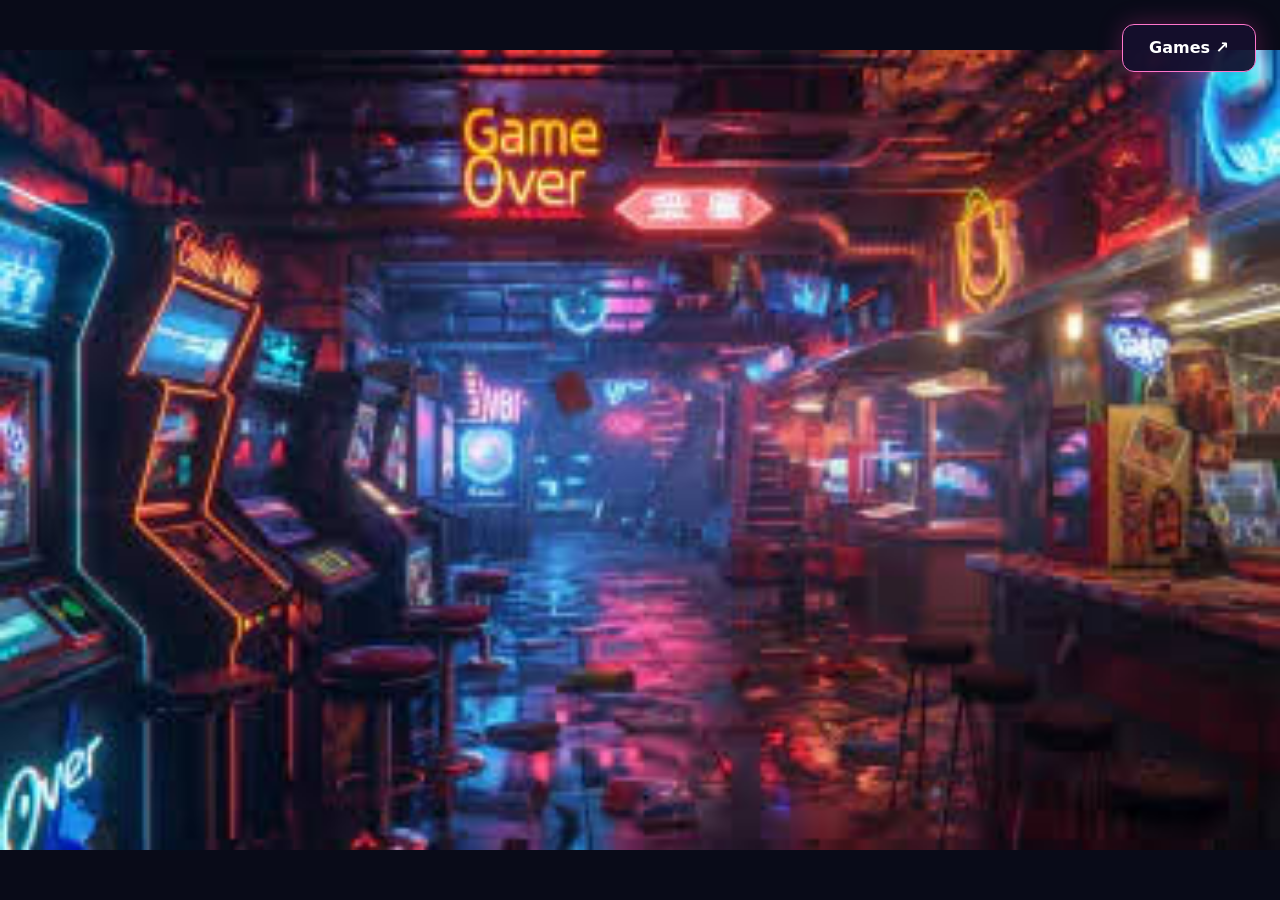
<file: nginx/html/index.html>
<!doctype html>
<html lang="en">
<head>
  <meta charset="utf-8">
  <meta name="viewport" content="width=device-width, initial-scale=1">
  <meta name="theme-color" content="#090b18">
  <title>AIINC Arcade</title>
  <style>
    * {
      box-sizing: border-box;
    }

    html,
    body {
      width: 100%;
      height: 100%;
      margin: 0;
      overflow: hidden;
      background: #090b18;
    }

    .hero {
      display: block;
      width: 100vw;
      height: 100vh;
      object-fit: contain;
      object-position: center;
    }

    .navigation {
      position: fixed;
      top: max(24px, env(safe-area-inset-top));
      right: max(24px, env(safe-area-inset-right));
    }

    .games-link {
      display: inline-flex;
      align-items: center;
      min-height: 48px;
      padding: 12px 26px;
      border: 1px solid #ff76cb;
      border-radius: 12px;
      background: #160f2eee;
      color: #fff;
      font: 700 16px/1.4 system-ui, sans-serif;
      text-decoration: none;
      box-shadow: 0 0 24px #ff38ae44;
    }

    .games-link:hover {
      background: #572047;
    }

    .games-link:focus-visible {
      outline: 3px solid #70efff;
      outline-offset: 5px;
    }
  </style>
</head>
<body>
  <img class="hero" src="./homepage.jpeg" alt="Neon-lit arcade with game cabinets and a Game Over sign">
  <nav class="navigation" aria-label="Main navigation">
    <a class="games-link" href="./snake/">Games <span aria-hidden="true">&nbsp;↗</span></a>
  </nav>
</body>
</html>
</file>
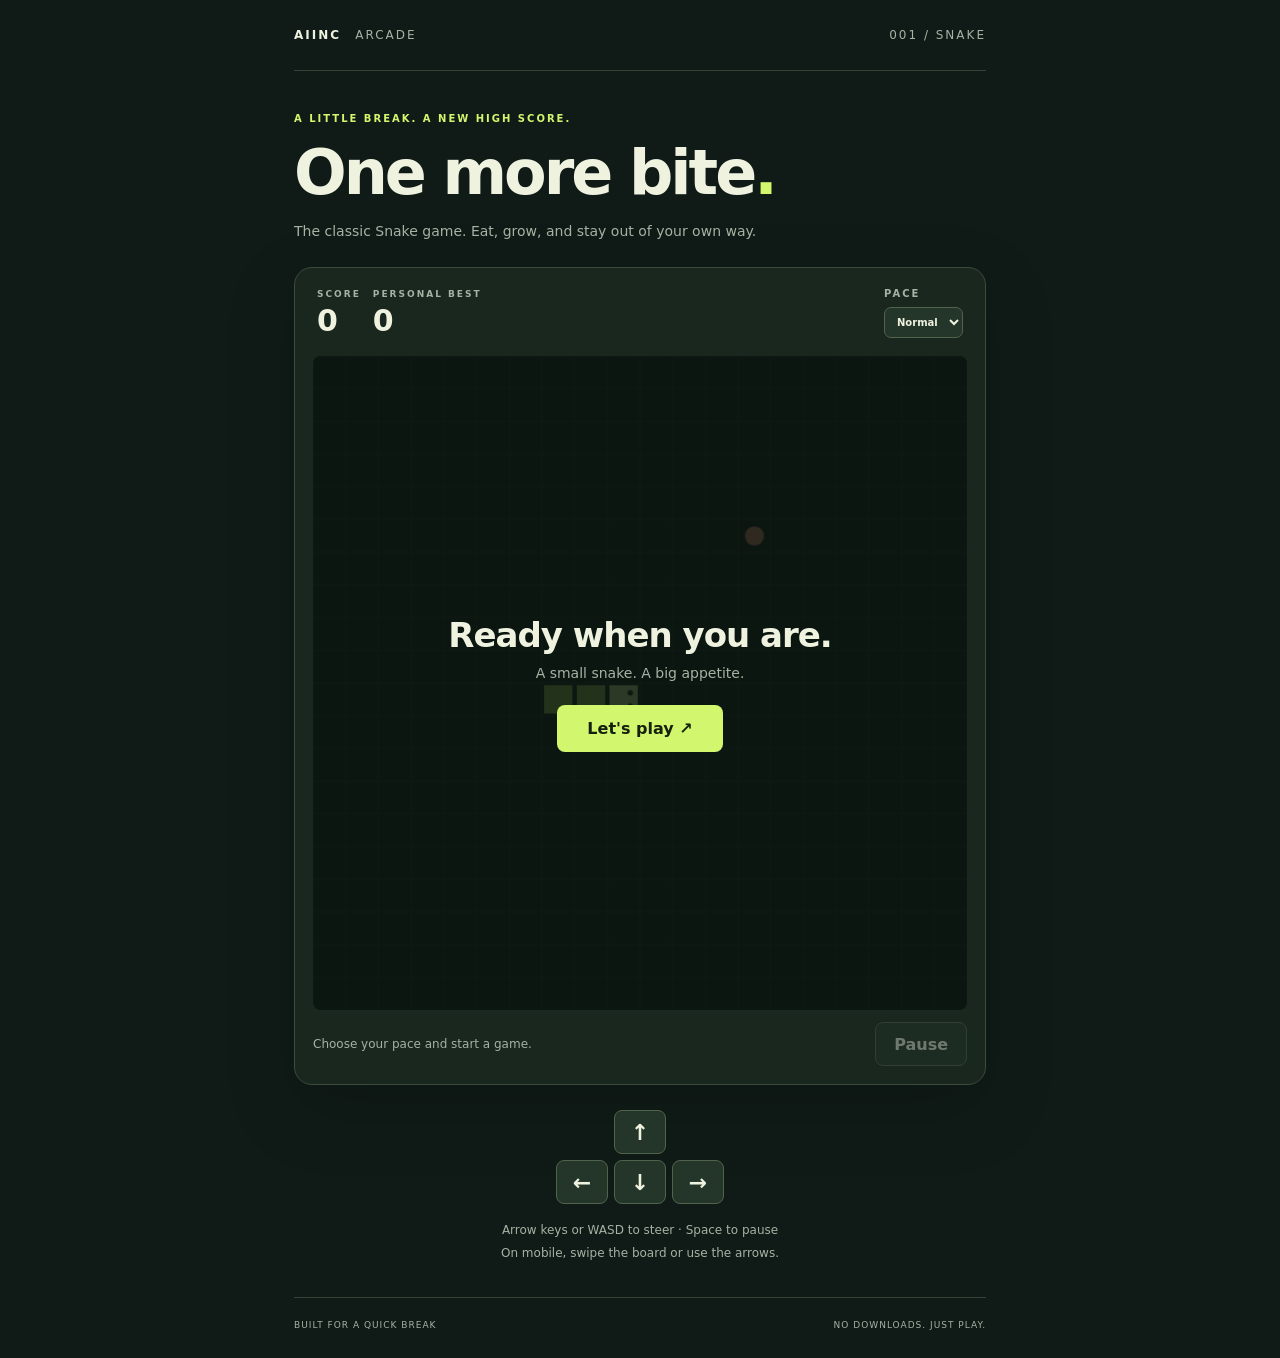
<file: nginx/html/snake/index.html>
<!doctype html>
<html lang="en">
<head>
<meta charset="utf-8"><meta name="viewport" content="width=device-width,initial-scale=1">
<meta name="theme-color" content="#101b17"><title>Snake — AIINC Arcade</title>
<link rel="stylesheet" href="style.css">
</head>
<body>
<main>
<header><a href="../">AIINC <span>ARCADE</span></a><span class="edition">001 / SNAKE</span></header>
<section class="intro"><p class="eyebrow">A LITTLE BREAK. A NEW HIGH SCORE.</p><h1>One more bite<span>.</span></h1><p>The classic Snake game. Eat, grow, and stay out of your own way.</p></section>
<section class="game" aria-label="Snake game">
<div class="toolbar"><div><span class="label">SCORE</span><strong id="score">0</strong></div><div><span class="label">PERSONAL BEST</span><strong id="best">0</strong></div><label class="speed">PACE<select id="pace"><option value="160">Easy</option><option value="110" selected>Normal</option><option value="75">Fast</option></select></label></div>
<div class="board-wrap"><canvas id="board" width="600" height="600" tabindex="0" aria-label="Snake board. Use arrow keys or WASD to steer, Space to pause."></canvas><div id="overlay"><p id="message">Ready when you are.</p><span id="hint">A small snake. A big appetite.</span><button id="start">Let's play ↗</button></div></div>
<div class="footer"><p id="status" role="status" aria-live="polite">Choose your pace and start a game.</p><button id="pause" disabled>Pause</button></div>
</section>
<div class="controls" aria-label="Direction controls"><button data-dir="up" aria-label="Move up">↑</button><div><button data-dir="left" aria-label="Move left">←</button><button data-dir="down" aria-label="Move down">↓</button><button data-dir="right" aria-label="Move right">→</button></div></div>
<p class="instructions">Arrow keys or WASD to steer · Space to pause<br>On mobile, swipe the board or use the arrows.</p>
<footer>BUILT FOR A QUICK BREAK <span>NO DOWNLOADS. JUST PLAY.</span></footer>
</main><script src="game.js" defer></script>
</body></html>
</file>
<file: nginx/html/snake/style.css>
:root{color-scheme:dark;--bg:#101b17;--text:#eef2df;--muted:#a4b3a3;--accent:#d2f76e}*{box-sizing:border-box}body{margin:0;background:var(--bg);color:var(--text);font-family:system-ui,-apple-system,sans-serif}main{max-width:740px;margin:auto;padding:28px 24px}header,footer,.toolbar,.footer{display:flex;align-items:center;justify-content:space-between}header{padding-bottom:28px;border-bottom:1px solid #344238;font-size:12px;letter-spacing:2px}a{color:var(--text);text-decoration:none;font-weight:800}header a span{font-weight:400;color:var(--muted);margin-left:8px}.edition{color:var(--muted)}.intro{margin:42px 0 28px}.eyebrow,.label,.speed{font-size:10px;letter-spacing:2px;font-weight:700}.eyebrow{color:var(--accent)}h1{font-size:clamp(36px,7vw,62px);letter-spacing:-3px;margin:12px 0}h1 span{color:var(--accent)}.intro>p:last-child{color:var(--muted);font-size:14px}.game{background:#19271f;border:1px solid #3c4c3c;border-radius:18px;padding:18px;box-shadow:0 24px 70px #0003}.toolbar{padding:2px 4px 18px;gap:12px}.label{display:block;color:var(--muted);font-size:9px}strong{display:block;font-size:30px;font-variant-numeric:tabular-nums;margin-top:4px}.speed{margin-left:auto;color:var(--muted)}select{display:block;background:#24352a;color:var(--text);padding:8px;border:1px solid #52634c;border-radius:7px;margin-top:8px;font:inherit;letter-spacing:0}.board-wrap{position:relative;aspect-ratio:1;background:#0c1711;border-radius:8px;overflow:hidden}canvas{display:block;width:100%;height:100%;touch-action:none}#overlay{position:absolute;inset:0;display:flex;align-items:center;justify-content:center;flex-direction:column;background:#0c1711d9;text-align:center;padding:20px}#overlay[hidden]{display:none}#message{font-size:clamp(22px,5vw,34px);font-weight:750;letter-spacing:-1px;margin:0 0 10px}#hint{color:var(--muted);font-size:14px}button{cursor:pointer;font:inherit;font-weight:700;border-radius:8px;border:1px solid #52634c;background:#24352a;color:var(--text);min-height:44px;padding:10px 18px}button:hover{background:#3b5037}button:focus-visible,select:focus-visible,canvas:focus-visible{outline:3px solid var(--accent);outline-offset:3px}button:disabled{opacity:.4;cursor:default}#start{background:var(--accent);color:#15200d;border:0;margin-top:24px;padding:14px 30px}.footer{gap:12px;padding-top:12px}.footer p{font-size:12px;color:var(--muted);margin:0}.controls{text-align:center;margin-top:22px}.controls button{width:52px;font-size:22px;padding:4px;margin:3px}.instructions{text-align:center;color:var(--muted);font-size:12px;line-height:1.9}footer{font-size:9px;letter-spacing:1px;color:var(--muted);margin-top:32px;padding-top:22px;border-top:1px solid #344238;gap:20px}@media(max-width:440px){main{padding:20px 14px}.intro{margin-top:28px}.game{padding:12px}.label{letter-spacing:1px}.edition{font-size:9px}footer{line-height:1.7}}
</file>
